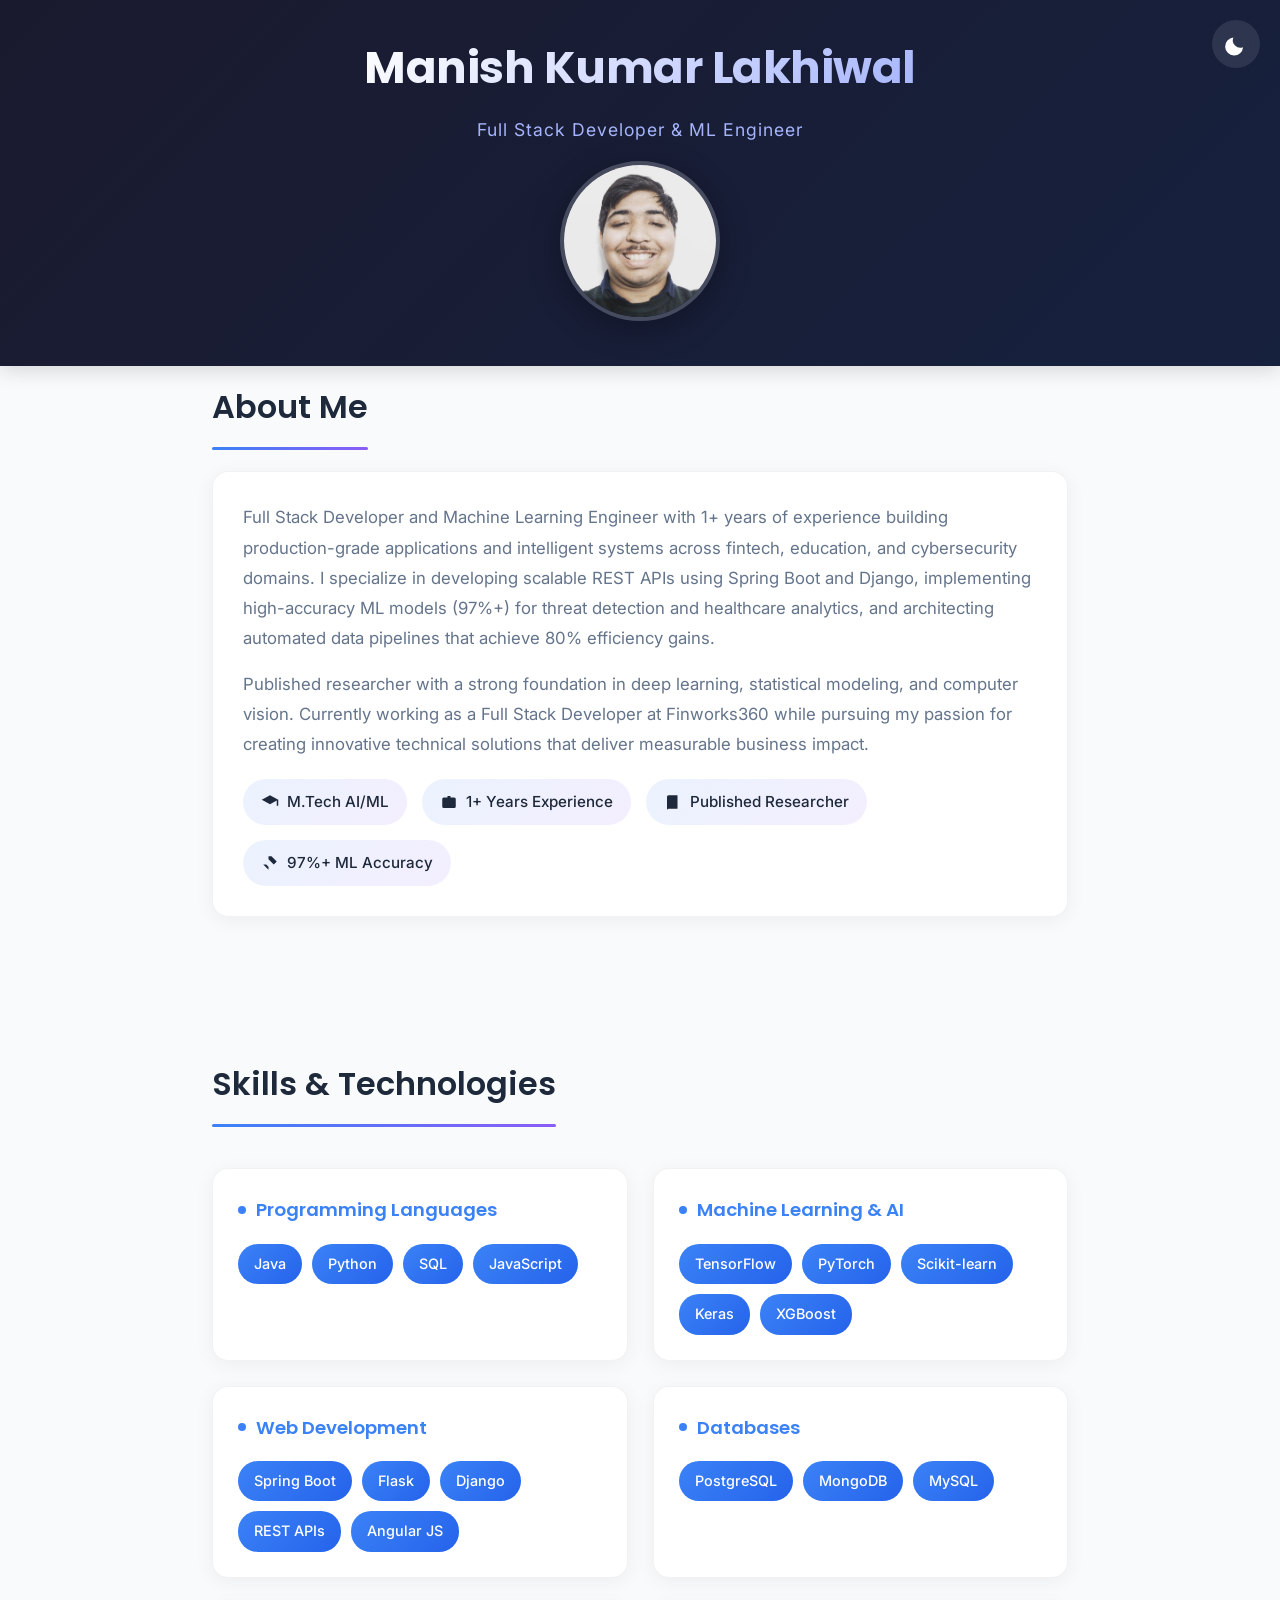
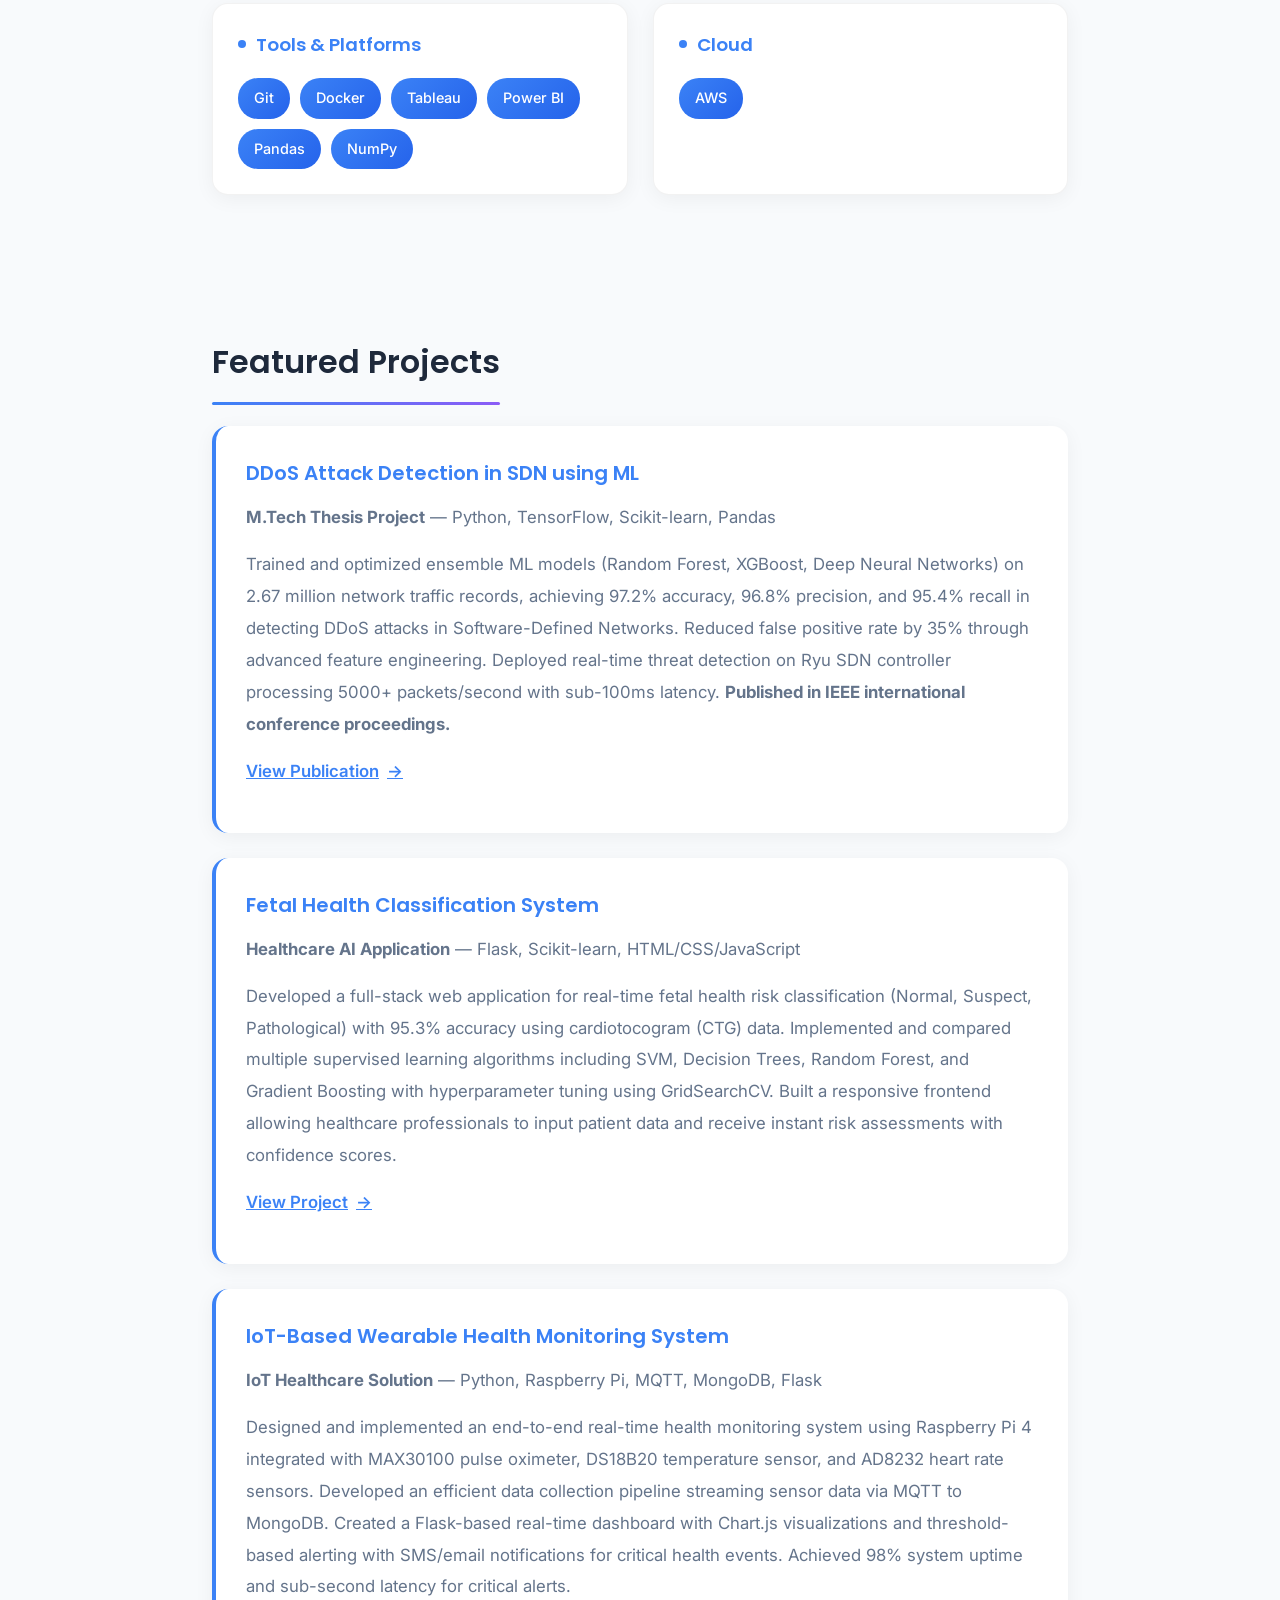
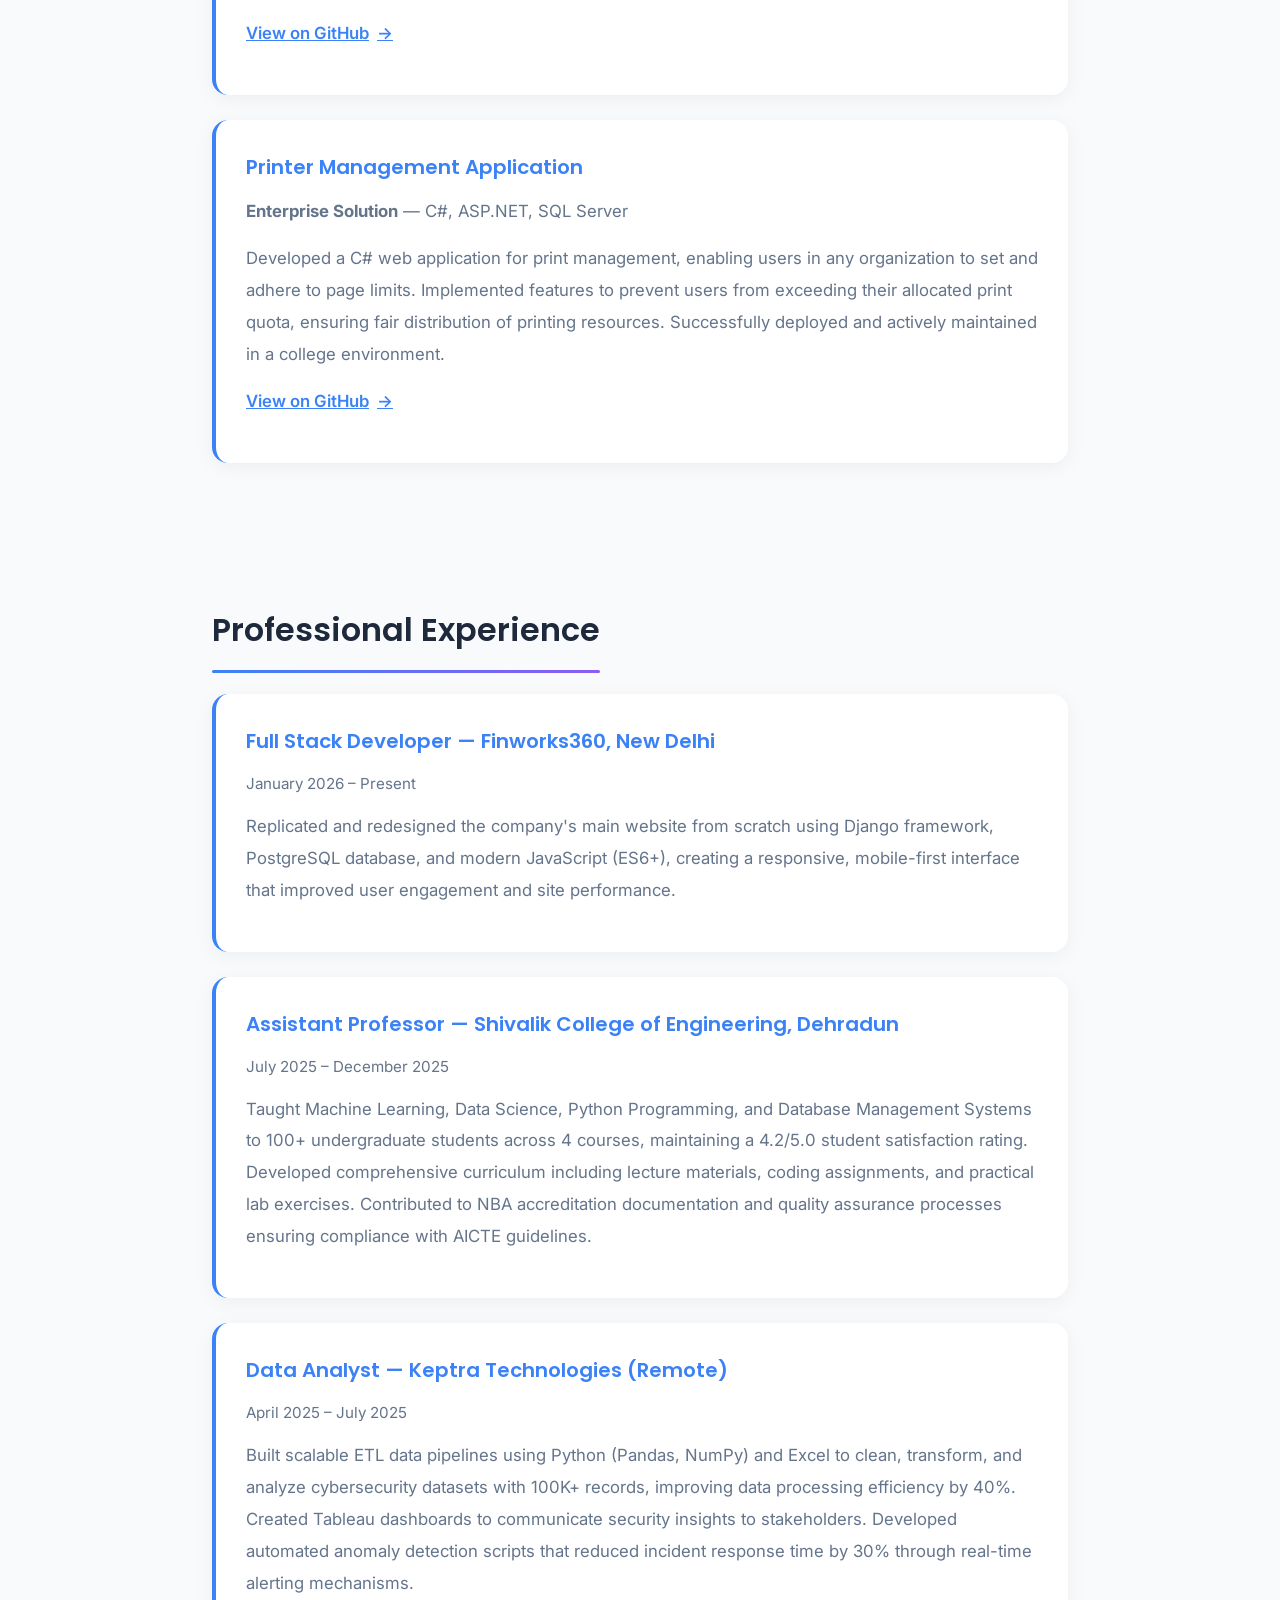
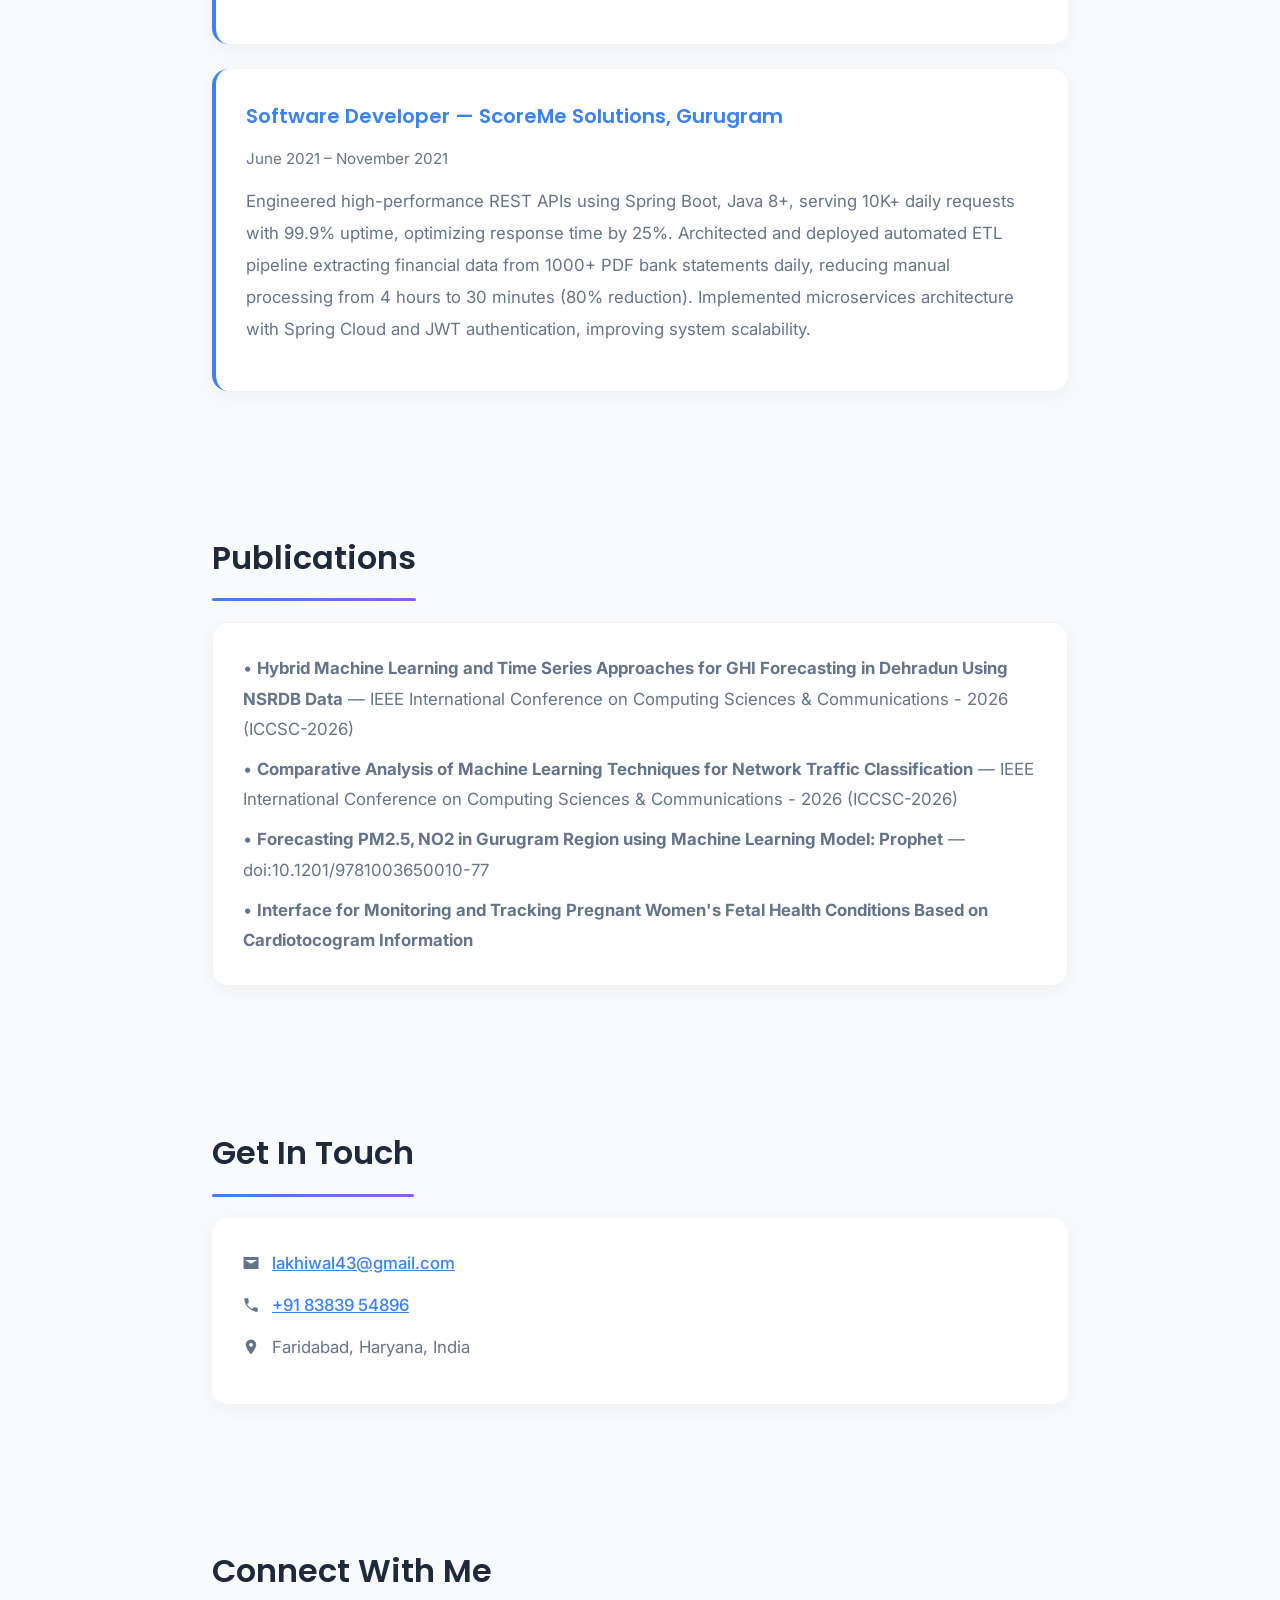
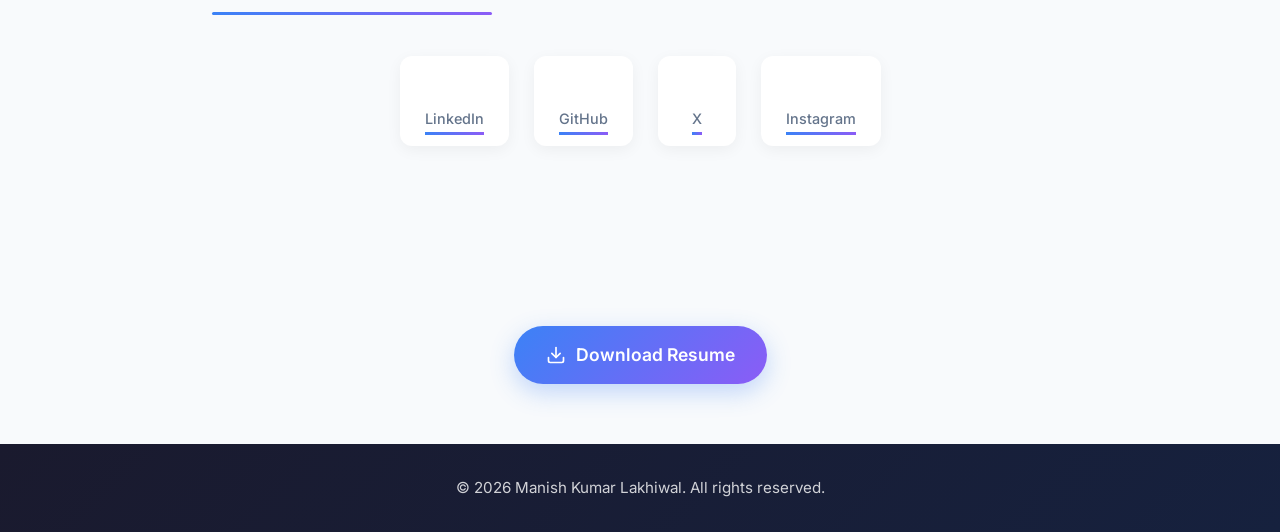
<file: index.html>
<!DOCTYPE html>
<html lang="en">

<head>
    <meta charset="UTF-8">
    <meta name="viewport" content="width=device-width, initial-scale=1.0">
    <meta name="description" content="Manish Kumar Lakhiwal - Full Stack Developer & ML Engineer. Expertise in Spring Boot, Python, Machine Learning, and building production-grade applications.">
    <title>Manish Kumar Lakhiwal | Full Stack Developer & ML Engineer</title>
    <link rel="preconnect" href="https://fonts.googleapis.com">
    <link rel="preconnect" href="https://fonts.gstatic.com" crossorigin>
    <link href="https://fonts.googleapis.com/css2?family=Inter:wght@300;400;500;600;700&family=Poppins:wght@400;500;600;700&display=swap" rel="stylesheet">
    <style>
        * {
            box-sizing: border-box;
            margin: 0;
            padding: 0;
        }

        :root {
            --primary: #3b82f6;
            --primary-dark: #2563eb;
            --secondary: #8b5cf6;
            --accent: #06b6d4;
            --text-primary: #1e293b;
            --text-secondary: #64748b;
            --bg-light: #f8fafc;
            --bg-dark: #0f172a;
            --card-bg: #ffffff;
            --gradient: linear-gradient(135deg, #1a1a2e 0%, #16213e 100%);
        }

        html {
            scroll-behavior: smooth;
        }

        body {
            font-family: 'Inter', -apple-system, BlinkMacSystemFont, sans-serif;
            background-color: var(--bg-light);
            color: var(--text-primary);
            line-height: 1.7;
            transition: background-color 0.5s ease, color 0.5s ease;
            overflow-x: hidden;
        }
		
        .loading-screen {
            position: fixed;
            top: 0;
            left: 0;
            width: 100%;
            height: 100%;
            background: var(--gradient);
            display: flex;
            flex-direction: column;
            justify-content: center;
            align-items: center;
            z-index: 10000;
            transition: opacity 0.5s ease, visibility 0.5s ease;
        }

        .loading-screen.hidden {
            opacity: 0;
            visibility: hidden;
        }

        .loader {
            width: 60px;
            height: 60px;
            border: 4px solid rgba(255, 255, 255, 0.1);
            border-top-color: #fff;
            border-radius: 50%;
            animation: spin 1s linear infinite;
        }

        .loading-text {
            color: #fff;
            margin-top: 20px;
            font-size: 1.1em;
            font-weight: 500;
            letter-spacing: 2px;
        }

        
        .loading-animations {
            display: flex;
            gap: 30px;
            margin-top: 30px;
            align-items: center;
            justify-content: center;
        }

        .loading-icon {
            width: 50px;
            height: 50px;
        }
        .gaming-icon {
            animation: gameBounce 1.5s ease-in-out infinite;
        }

        @keyframes gameBounce {
            0%, 100% { transform: translateY(0) scale(1); }
            25% { transform: translateY(-15px) scale(1.1); }
            50% { transform: translateY(0) scale(1); }
            75% { transform: translateY(-8px) scale(1.05); }
        }


        .code-icon {
            animation: codePulse 1.2s ease-in-out infinite;
        }

        .code-bracket {
            animation: bracketFlash 0.8s ease-in-out infinite alternate;
        }

        .code-bracket-right {
            animation-delay: 0.4s;
        }

        @keyframes codePulse {
            0%, 100% { transform: scale(1); opacity: 1; }
            50% { transform: scale(1.15); opacity: 0.8; }
        }

        @keyframes bracketFlash {
            0% { opacity: 0.4; }
            100% { opacity: 1; }
        }


        .football-icon {
            animation: footballSpin 2s linear infinite;
        }

        @keyframes footballSpin {
            0% { transform: rotate(0deg) translateY(0); }
            25% { transform: rotate(90deg) translateY(-10px); }
            50% { transform: rotate(180deg) translateY(0); }
            75% { transform: rotate(270deg) translateY(-10px); }
            100% { transform: rotate(360deg) translateY(0); }
        }

        @keyframes spin {
            to { transform: rotate(360deg); }
        }

        .container {
            width: 70%;
            max-width: 1200px;
            margin: 0 auto;
            padding: 20px;
            padding-top: 240px;
        }

       
        header {
            text-align: center;
            padding: 30px 0;
            background: var(--gradient);
            color: #fff;
            position: fixed;
            width: 100%;
            top: 0;
            left: 0;
            z-index: 1000;
            transition: all 0.4s cubic-bezier(0.4, 0, 0.2, 1);
            display: flex;
            flex-direction: column;
            justify-content: center;
            align-items: center;
            box-shadow: 0 4px 20px rgba(0, 0, 0, 0.15);
        }

        header.small {
            padding: 12px 0;
            background: rgba(26, 26, 46, 0.98);
            backdrop-filter: blur(10px);
        }

        header .profile-info {
            text-align: center;
        }

        header .profile-info h1 {
            margin: 0;
            font-family: 'Poppins', sans-serif;
            font-size: 2.8em;
            font-weight: 700;
            letter-spacing: -0.5px;
            transition: font-size 0.4s ease;
            background: linear-gradient(135deg, #fff 0%, #a5b4fc 100%);
            -webkit-background-clip: text;
            -webkit-text-fill-color: transparent;
            background-clip: text;
        }

        header.small .profile-info h1 {
            font-size: 1.6em;
        }

        header .profile-info .tagline {
            margin: 8px 0 0;
            font-size: 1.1em;
            font-weight: 400;
            color: #a5b4fc;
            letter-spacing: 1px;
            transition: font-size 0.4s ease;
        }

        header.small .profile-info .tagline {
            font-size: 0.85em;
        }

        header img {
            width: 160px;
            height: 160px;
            border-radius: 50%;
            margin: 15px 0;
            border: 4px solid rgba(255, 255, 255, 0.2);
            box-shadow: 0 8px 32px rgba(0, 0, 0, 0.3);
            transition: all 0.4s cubic-bezier(0.4, 0, 0.2, 1);
            object-fit: cover;
        }

        header.small img {
            width: 50px;
            height: 50px;
            margin: 5px 0;
        }

       
        #theme-toggle {
            background: rgba(255, 255, 255, 0.1);
            color: #fff;
            border: none;
            cursor: pointer;
            padding: 12px;
            border-radius: 50%;
            font-size: 1.2em;
            display: flex;
            align-items: center;
            justify-content: center;
            position: absolute;
            top: 20px;
            right: 20px;
            width: 48px;
            height: 48px;
            transition: all 0.3s ease;
            backdrop-filter: blur(10px);
        }

        #theme-toggle:hover {
            background: rgba(255, 255, 255, 0.2);
            transform: scale(1.1) rotate(15deg);
        }

        #theme-toggle svg {
            width: 24px;
            height: 24px;
        }

        
        section {
            margin: 120px 0;
            padding-top: 20px;
            opacity: 0;
			transform: translateY(60px) scale(0.98);
			transition: all 0.9s cubic-bezier(.17,.67,.3,1);
            
        }

        section.visible {
            opacity: 1;
            transform: translateY(0) scale(1);
        }

        h2 {
            font-family: 'Poppins', sans-serif;
            font-size: 2em;
            font-weight: 600;
            color: var(--text-primary);
            margin-bottom: 25px;
            position: relative;
            padding-bottom: 12px;
        }

        h2::after {
            content: '';
            position: absolute;
            bottom: 0;
            left: 0;
            width: 60px;
            height: 4px;
            background: linear-gradient(90deg, var(--primary) 0%, var(--secondary) 100%);
            border-radius: 2px;
        }

        h3 {
            font-family: 'Poppins', sans-serif;
            font-size: 1.3em;
            font-weight: 600;
            color: var(--primary);
            margin-bottom: 10px;
        }

        p {
            color: var(--text-secondary);
            font-size: 1.05em;
            line-height: 1.8;
        }

        
        .bio-content {
            background: var(--card-bg);
            padding: 30px;
            border-radius: 16px;
            box-shadow: 0 4px 20px rgba(0, 0, 0, 0.05);
            border: 1px solid rgba(0, 0, 0, 0.05);
        }

        .bio-highlights {
            display: flex;
            flex-wrap: wrap;
            gap: 15px;
            margin-top: 20px;
        }

        .bio-highlight {
            display: flex;
            align-items: center;
            gap: 8px;
            background: linear-gradient(135deg, rgba(59, 130, 246, 0.1) 0%, rgba(139, 92, 246, 0.1) 100%);
            padding: 10px 18px;
            border-radius: 25px;
            font-size: 0.95em;
            font-weight: 500;
            color: var(--text-primary);
        }

       
        .skills-container {
            display: grid;
            grid-template-columns: repeat(auto-fit, minmax(280px, 1fr));
            gap: 25px;
            margin-top: 20px;
        }

        .skill-category {
            background: var(--card-bg);
            padding: 25px;
            border-radius: 16px;
            box-shadow: 0 4px 20px rgba(0, 0, 0, 0.05);
            border: 1px solid rgba(0, 0, 0, 0.05);
            transition: transform 0.3s ease, box-shadow 0.3s ease;
        }

        .skill-category:hover {
            transform: translateY(-5px);
            box-shadow: 0 12px 30px rgba(0, 0, 0, 0.1);
        }

        .skill-category h3 {
            display: flex;
            align-items: center;
            gap: 10px;
            margin-bottom: 18px;
            font-size: 1.15em;
        }

        .skill-category h3::before {
            content: '';
            width: 8px;
            height: 8px;
            background: var(--primary);
            border-radius: 50%;
        }

        .skill-tags {
            display: flex;
            flex-wrap: wrap;
            gap: 10px;
        }

        .skill-tag {
            background: linear-gradient(135deg, var(--primary) 0%, var(--primary-dark) 100%);
            color: #fff;
            padding: 8px 16px;
            border-radius: 20px;
            font-size: 0.9em;
            font-weight: 500;
            transition: all 0.3s ease;
            cursor: default;
        }

        .skill-tag:hover {
            transform: translateY(-3px);
            box-shadow: 0 8px 20px rgba(59, 130, 246, 0.4);
        }

        
        .project {
            background: var(--card-bg);
            padding: 30px;
            border-radius: 16px;
            margin-bottom: 25px;
            box-shadow: 0 4px 20px rgba(0, 0, 0, 0.05);
            border-left: 4px solid var(--primary);
            transition: transform 0.3s ease, box-shadow 0.3s ease;
        }

        .project:hover {
            transform: translateX(5px);
            box-shadow: 0 8px 30px rgba(0, 0, 0, 0.1);
        }

        .project h3 {
            color: var(--primary);
            margin-bottom: 12px;
            font-size: 1.25em;
        }

        .project p {
            line-height: 1.9;
            margin-bottom: 15px;
        }

        .project a {
            color: var(--primary);
            font-weight: 600;
            display: inline-flex;
            align-items: center;
            gap: 8px;
            transition: all 0.3s ease;
        }

        .project a:hover {
            color: var(--primary-dark);
            gap: 12px;
        }

        .project a::after {
            content: '→';
            transition: transform 0.3s ease;
        }

        .project a:hover::after {
            transform: translateX(4px);
        }

 
        .contact-info {
            background: var(--card-bg);
            padding: 30px;
            border-radius: 16px;
            box-shadow: 0 4px 20px rgba(0, 0, 0, 0.05);
        }

        .contact-info p {
            margin-bottom: 12px;
            display: flex;
            align-items: center;
            gap: 12px;
        }

        .contact-info a {
            color: var(--primary);
            font-weight: 500;
            transition: color 0.3s ease;
        }

        .contact-info a:hover {
            color: var(--primary-dark);
            text-decoration: underline;
        }

       
        .social-links {
            display: flex;
            justify-content: center;
            flex-wrap: wrap;
            gap: 25px;
            margin-top: 20px;
        }

        .social-links a {
            display: flex;
            flex-direction: column;
            align-items: center;
            gap: 8px;
            padding: 15px 25px;
            background: var(--card-bg);
            border-radius: 12px;
            box-shadow: 0 4px 15px rgba(0, 0, 0, 0.05);
            transition: all 0.3s ease;
        }

        .social-links a:hover {
            transform: translateY(-5px);
            box-shadow: 0 12px 30px rgba(0, 0, 0, 0.1);
        }

        .social-links svg {
            width: 28px;
            height: 28px;
            transition: transform 0.3s ease;
        }

        .social-links a:hover svg {
            transform: scale(1.15);
        }

        .social-links a span {
            font-size: 0.9em;
            font-weight: 500;
            color: var(--text-secondary);
        }

        
        .download-resume {
            text-align: center;
            margin: 40px 0;
        }

        .download-resume a {
            background: linear-gradient(135deg, var(--primary) 0%, var(--secondary) 100%);
            color: #fff;
            padding: 14px 32px;
            border-radius: 30px;
            text-decoration: none;
            font-size: 1.1em;
            font-weight: 600;
            display: inline-flex;
            align-items: center;
            gap: 10px;
            transition: all 0.3s ease;
            box-shadow: 0 8px 25px rgba(59, 130, 246, 0.3);
        }

        .download-resume a:hover {
            transform: translateY(-3px);
            box-shadow: 0 12px 35px rgba(59, 130, 246, 0.4);
        }

        
        footer {
            text-align: center;
            padding: 30px 0;
            background: var(--gradient);
            color: #fff;
            margin-top: 60px;
        }

        footer p {
            color: rgba(255, 255, 255, 0.8);
            font-size: 0.95em;
        }

       
        .dark-mode {
            --text-primary: #e2e8f0;
            --text-secondary: #94a3b8;
            --bg-light: #0f172a;
            --card-bg: #1e293b;
        }

        .dark-mode header {
            background: linear-gradient(135deg, #0f172a 0%, #1e293b 100%);
        }

        .dark-mode .skill-category,
        .dark-mode .project,
        .dark-mode .bio-content,
        .dark-mode .contact-info,
        .dark-mode .social-links a {
            background: #1e293b;
            border-color: rgba(255, 255, 255, 0.05);
        }

        .dark-mode .bio-highlight {
            background: linear-gradient(135deg, rgba(59, 130, 246, 0.15) 0%, rgba(139, 92, 246, 0.15) 100%);
        }


        @media (max-width: 1024px) {
            .container {
                width: 85%;
            }

            header .profile-info h1 {
                font-size: 2.2em;
            }
        }

        @media (max-width: 768px) {
            .container {
                width: 92%;
                padding-top: 200px;
            }

            header .profile-info h1 {
                font-size: 1.8em;
            }

            header .profile-info .tagline {
                font-size: 0.95em;
            }

            header img {
                width: 120px;
                height: 120px;
            }

            header.small img {
                width: 45px;
                height: 45px;
            }

            h2 {
                font-size: 1.6em;
            }

            .skills-container {
                grid-template-columns: 1fr;
            }

            .social-links {
                gap: 15px;
            }

            .social-links a {
                padding: 12px 20px;
            }

            .bio-highlights {
                justify-content: center;
            }

            #theme-toggle {
                top: 10px;
                right: 10px;
                width: 42px;
                height: 42px;
            }
        }

        @media (max-width: 480px) {
            .container {
                width: 95%;
                padding: 15px;
                padding-top: 170px;
            }

            header {
                padding: 20px 0;
            }

            header .profile-info h1 {
                font-size: 1.5em;
            }

            header .profile-info .tagline {
                font-size: 0.8em;
            }

            header img {
                width: 90px;
                height: 90px;
            }

            header.small img {
                width: 38px;
                height: 38px;
            }

            h2 {
                font-size: 1.4em;
            }

            .social-links {
                flex-direction: row;
                flex-wrap: wrap;
                justify-content: center;
            }

            .social-links a {
                flex-direction: row;
                padding: 10px 15px;
                gap: 8px;
            }

            .bio-highlight {
                font-size: 0.85em;
                padding: 8px 14px;
            }

            .skill-tag {
                font-size: 0.85em;
                padding: 6px 12px;
            }

            .download-resume a {
                padding: 12px 24px;
                font-size: 1em;
            }

            .project {
                padding: 20px;
            }
        }


        .scroll-progress {
            position: fixed;
            top: 0;
            left: 0;
            width: 0%;
            height: 3px;
            background: linear-gradient(90deg, var(--primary) 0%, var(--secondary) 100%);
            z-index: 10001;
            transition: width 0.1s ease;
        }
		.icon {
    width: 18px;
    height: 18px;
    display: inline-flex;
    align-items: center;
    justify-content: center;
    margin-right: 6px;
}

.bio-highlight svg,
.contact-info svg {
    width: 18px;
    height: 18px;
    flex-shrink: 0;
}


.social-links a svg {
    transition: transform 0.35s ease, filter 0.35s ease;
}

.social-links a {
    position: relative;
    overflow: hidden;
	text-decoration: none;
}

.social-links a::before {
    content: "";
    position: absolute;
    inset: 0;
    background: radial-gradient(circle at center, rgba(59,130,246,0.25), transparent 70%);
    opacity: 0;
    transition: opacity 0.3s ease;
}

.social-links a:hover::before {
    opacity: 1;
}

.social-links a:hover svg {
    transform: scale(1.15) translateY(-1.67px);
    filter: drop-shadow(0 0 8px rgba(59,130,246,0.6));
}


@keyframes iconBounce {
    0% { transform: scale(1); }
    50% { transform: scale(1.25) translateY(-3px); }
    100% { transform: scale(1.15) translateY(-2px); }
}

.social-links a:hover svg {
    animation: iconBounce 0.35s ease forwards;
}



.social-links a:hover #linkedin { color: #0a66c2; }
.social-links a:hover #github { color: #171515; }
.social-links a:hover #twitter { color: #1da1f2; }
.social-links a:hover #instagram { color: #e1306c; }



.underline-reveal {
    position: relative;
    display: inline-block;
}

.underline-reveal::after {
    content: "";
    position: absolute;
    left: 0;
    bottom: -4px;
    width: 0%;
    height: 3px;
    background: linear-gradient(90deg, var(--primary), var(--secondary));
    transition: width 0.4s ease;
}

.underline-reveal:hover::after,
section.visible .underline-reveal::after {
    width: 100%;
}


.social-links svg path {
    stroke: currentColor;
    stroke-width: 0.67;

    fill: transparent;
    stroke-dasharray: 350;
    stroke-dashoffset: 350;

    transition:
        stroke-dashoffset 0.8s cubic-bezier(.65,.05,.36,1),
        fill 0.25s ease 0.45s;
}

.social-links a:hover svg path {
    stroke-dashoffset: 0;
    fill: currentColor;
}

.social-links a:not(:hover) svg path {
    fill: transparent;
    transition:
        stroke-dashoffset 0.7s cubic-bezier(.65,.05,.36,1),
        fill 0.15s ease;
}


    </style>
<base target="_blank">
</head>

<body>
    <!-- Loading Screen -->
    <div class="loading-screen" id="loading-screen">
        <div class="loader"></div>
        <div class="loading-text">LOADING PORTFOLIO</div>
        
        <!-- Gaming, Coding, Football Animations -->
        <div class="loading-animations">
            <!-- Gaming Controller -->
            <svg class="loading-icon gaming-icon" viewBox="0 0 64 64" fill="none" xmlns="http://www.w3.org/2000/svg">
                <!-- Controller Body -->
                <rect x="8" y="20" width="48" height="28" rx="12" fill="#6366f1" stroke="#fff" stroke-width="2"/>
                <!-- Left Buttons -->
                <circle cx="20" cy="34" r="3" fill="#fff"/>
                <circle cx="28" cy="34" r="3" fill="#fff"/>
                <!-- D-Pad -->
                <rect x="38" y="30" width="10" height="3" rx="1" fill="#fff"/>
                <rect x="41.5" y="26.5" width="3" height="10" rx="1" fill="#fff"/>
                <!-- Joysticks -->
                <circle cx="18" cy="38" r="5" fill="#1e1b4b" stroke="#fff" stroke-width="1.5"/>
                <circle cx="46" cy="38" r="5" fill="#1e1b4b" stroke="#fff" stroke-width="1.5"/>
                <!-- Start/Select -->
                <rect x="30" y="40" width="4" height="2" rx="1" fill="#a5b4fc"/>
            </svg>

            <!-- Code Brackets -->
            <svg class="loading-icon code-icon" viewBox="0 0 64 64" fill="none" xmlns="http://www.w3.org/2000/svg">
                <!-- Left Bracket -->
                <path class="code-bracket" d="M22 16L12 32L22 48" stroke="#10b981" stroke-width="4" stroke-linecap="round" stroke-linejoin="round" fill="none"/>
                <!-- Slash -->
                <line x1="28" y1="48" x2="36" y2="16" stroke="#34d399" stroke-width="4" stroke-linecap="round"/>
                <!-- Right Bracket -->
                <path class="code-bracket code-bracket-right" d="M42 16L52 32L42 48" stroke="#10b981" stroke-width="4" stroke-linecap="round" stroke-linejoin="round" fill="none"/>
            </svg>

            <!-- Football -->
            <svg class="loading-icon football-icon" viewBox="0 0 64 64" fill="none" xmlns="http://www.w3.org/2000/svg">
                <!-- Ball -->
                <circle cx="32" cy="32" r="24" fill="#fff" stroke="#1f2937" stroke-width="2"/>
                <!-- Pentagon Pattern -->
                <path d="M32 14L42 22L38 36L26 36L22 22Z" fill="#1f2937"/>
                <!-- Connecting Lines -->
                <line x1="32" y1="14" x2="32" y2="8" stroke="#1f2937" stroke-width="2"/>
                <line x1="42" y1="22" x2="50" y2="18" stroke="#1f2937" stroke-width="2"/>
                <line x1="38" y1="36" x2="44" y2="46" stroke="#1f2937" stroke-width="2"/>
                <line x1="26" y1="36" x2="20" y2="46" stroke="#1f2937" stroke-width="2"/>
                <line x1="22" y1="22" x2="14" y2="18" stroke="#1f2937" stroke-width="2"/>
                <!-- Additional pattern lines -->
                <line x1="32" y1="36" x2="32" y2="56" stroke="#1f2937" stroke-width="2"/>
                <line x1="22" y1="22" x2="8" y2="28" stroke="#1f2937" stroke-width="2"/>
                <line x1="42" y1="22" x2="56" y2="28" stroke="#1f2937" stroke-width="2"/>
            </svg>
        </div>
    </div>

    <!-- Scroll Progress Bar -->
    <div class="scroll-progress" id="scroll-progress"></div>

    <header>
        <div class="profile-info">
            <h1>Manish Kumar Lakhiwal</h1>
            <p class="tagline">Full Stack Developer & ML Engineer</p>
        </div>
        <img src="images/profile.jpeg" alt="Manish Kumar Lakhiwal Profile Picture">
        <button id="theme-toggle" onclick="toggleTheme()" aria-label="Toggle dark/light mode">
            <svg id="dark-icon" xmlns="http://www.w3.org/2000/svg" viewBox="0 0 24 24" fill="currentColor">
                <path d="M9.37 5.51a7.5 7.5 0 0 0 9.72 9.72 9 9 0 1 1-9.72-9.72z" />
            </svg>
            <svg id="light-icon" xmlns="http://www.w3.org/2000/svg" viewBox="0 0 24 24" fill="currentColor" style="display: none;">
                <circle cx="12" cy="12" r="5" />
                <line stroke="currentColor" stroke-width="2" stroke-linecap="round" x1="12" y1="1" x2="12" y2="4" />
                <line stroke="currentColor" stroke-width="2" stroke-linecap="round" x1="12" y1="20" x2="12" y2="23" />
                <line stroke="currentColor" stroke-width="2" stroke-linecap="round" x1="4" y1="12" x2="1" y2="12" />
                <line stroke="currentColor" stroke-width="2" stroke-linecap="round" x1="20" y1="12" x2="23" y2="12" />
                <line stroke="currentColor" stroke-width="2" stroke-linecap="round" x1="5.5" y1="5.5" x2="3.5" y2="3.5" />
                <line stroke="currentColor" stroke-width="2" stroke-linecap="round" x1="18.5" y1="18.5" x2="20.5" y2="20.5" />
                <line stroke="currentColor" stroke-width="2" stroke-linecap="round" x1="5.5" y1="18.5" x2="3.5" y2="20.5" />
                <line stroke="currentColor" stroke-width="2" stroke-linecap="round" x1="18.5" y1="5.5" x2="20.5" y2="3.5" />
            </svg>
        </button>
    </header>

    <div class="container">
        <!-- Biography Section -->
        <section id="biography">
            <h2 class="underline-reveal">About Me</h2>
            <div class="bio-content">
                <p>Full Stack Developer and Machine Learning Engineer with 1+ years of experience building production-grade applications and intelligent systems across fintech, education, and cybersecurity domains. I specialize in developing scalable REST APIs using Spring Boot and Django, implementing high-accuracy ML models (97%+) for threat detection and healthcare analytics, and architecting automated data pipelines that achieve 80% efficiency gains.</p>
                <p style="margin-top: 15px;">Published researcher with a strong foundation in deep learning, statistical modeling, and computer vision. Currently working as a Full Stack Developer at Finworks360 while pursuing my passion for creating innovative technical solutions that deliver measurable business impact.</p>
                <div class="bio-highlights">

    <span class="bio-highlight">
        <!-- Graduation -->
        <svg viewBox="0 0 24 24" fill="currentColor">
            <path d="M12 3L1 9l11 6 9-4.91V17h2V9L12 3z"/>
        </svg>
        M.Tech AI/ML
    </span>

    <span class="bio-highlight">
        <!-- Briefcase -->
        <svg viewBox="0 0 24 24" fill="currentColor">
            <path d="M10 4h4v2h5a2 2 0 0 1 2 2v10a2 2 0 0 1-2 2H5a2 2 0 0 1-2-2V8a2 2 0 0 1 2-2h5V4z"/>
        </svg>
        1+ Years Experience
    </span>

    <span class="bio-highlight">
        <!-- Book -->
        <svg viewBox="0 0 24 24" fill="currentColor">
            <path d="M4 5a2 2 0 0 1 2-2h12v18H6a2 2 0 0 0-2 2V5z"/>
        </svg>
        Published Researcher
    </span>

    <span class="bio-highlight">
        <!-- Rocket -->
        <svg viewBox="0 0 24 24" fill="currentColor">
            <path d="M14 3l7 7-4 4-7-7V3zM3 14l7 7v-4l-3-3H3z"/>
        </svg>
        97%+ ML Accuracy
    </span>

</div>

            </div>
        </section>

        <!-- Skills Section -->
        <section id="skills">
            <h2 class="underline-reveal">Skills & Technologies</h2>
            <div class="skills-container">
                <div class="skill-category">
                    <h3>Programming Languages</h3>
                    <div class="skill-tags">
                        <span class="skill-tag">Java</span>
                        <span class="skill-tag">Python</span>
                        <span class="skill-tag">SQL</span>
                        <span class="skill-tag">JavaScript</span>
                    </div>
                </div>
                <div class="skill-category">
                    <h3>Machine Learning & AI</h3>
                    <div class="skill-tags">
                        <span class="skill-tag">TensorFlow</span>
                        <span class="skill-tag">PyTorch</span>
                        <span class="skill-tag">Scikit-learn</span>
                        <span class="skill-tag">Keras</span>
                        <span class="skill-tag">XGBoost</span>
                    </div>
                </div>
                <div class="skill-category">
                    <h3>Web Development</h3>
                    <div class="skill-tags">
                        <span class="skill-tag">Spring Boot</span>
                        <span class="skill-tag">Flask</span>
                        <span class="skill-tag">Django</span>
                        <span class="skill-tag">REST APIs</span>
                        <span class="skill-tag">Angular JS</span>
                    </div>
                </div>
                <div class="skill-category">
                    <h3>Databases</h3>
                    <div class="skill-tags">
                        <span class="skill-tag">PostgreSQL</span>
                        <span class="skill-tag">MongoDB</span>
                        <span class="skill-tag">MySQL</span>
                    </div>
                </div>
                <div class="skill-category">
                    <h3>Tools & Platforms</h3>
                    <div class="skill-tags">
                        <span class="skill-tag">Git</span>
                        <span class="skill-tag">Docker</span>
                        <span class="skill-tag">Tableau</span>
                        <span class="skill-tag">Power BI</span>
                        <span class="skill-tag">Pandas</span>
                        <span class="skill-tag">NumPy</span>
                    </div>
                </div>
                <div class="skill-category">
                    <h3>Cloud</h3>
                    <div class="skill-tags">
                        <span class="skill-tag">AWS</span>
                    </div>
                </div>
            </div>
        </section>

        <!-- Projects Section -->
        <section id="projects">
            <h2 class="underline-reveal">Featured Projects</h2>
            
            <div class="project">
                <h3>DDoS Attack Detection in SDN using ML</h3>
                <p><strong>M.Tech Thesis Project</strong> — Python, TensorFlow, Scikit-learn, Pandas</p>
                <p>Trained and optimized ensemble ML models (Random Forest, XGBoost, Deep Neural Networks) on 2.67 million network traffic records, achieving 97.2% accuracy, 96.8% precision, and 95.4% recall in detecting DDoS attacks in Software-Defined Networks. Reduced false positive rate by 35% through advanced feature engineering. Deployed real-time threat detection on Ryu SDN controller processing 5000+ packets/second with sub-100ms latency. <strong>Published in IEEE international conference proceedings.</strong></p>
                <p><a href="#">View Publication</a></p>
            </div>

            <div class="project">
                <h3>Fetal Health Classification System</h3>
                <p><strong>Healthcare AI Application</strong> — Flask, Scikit-learn, HTML/CSS/JavaScript</p>
                <p>Developed a full-stack web application for real-time fetal health risk classification (Normal, Suspect, Pathological) with 95.3% accuracy using cardiotocogram (CTG) data. Implemented and compared multiple supervised learning algorithms including SVM, Decision Trees, Random Forest, and Gradient Boosting with hyperparameter tuning using GridSearchCV. Built a responsive frontend allowing healthcare professionals to input patient data and receive instant risk assessments with confidence scores.</p>
                <p><a href="#">View Project</a></p>
            </div>

            <div class="project">
                <h3>IoT-Based Wearable Health Monitoring System</h3>
                <p><strong>IoT Healthcare Solution</strong> — Python, Raspberry Pi, MQTT, MongoDB, Flask</p>
                <p>Designed and implemented an end-to-end real-time health monitoring system using Raspberry Pi 4 integrated with MAX30100 pulse oximeter, DS18B20 temperature sensor, and AD8232 heart rate sensors. Developed an efficient data collection pipeline streaming sensor data via MQTT to MongoDB. Created a Flask-based real-time dashboard with Chart.js visualizations and threshold-based alerting with SMS/email notifications for critical health events. Achieved 98% system uptime and sub-second latency for critical alerts.</p>
                <p><a href="https://github.com/LAKHIWAL/VITAL-MONITORING-SYSTEM" target="_blank">View on GitHub</a></p>
            </div>

            <div class="project">
                <h3>Printer Management Application</h3>
                <p><strong>Enterprise Solution</strong> — C#, ASP.NET, SQL Server</p>
                <p>Developed a C# web application for print management, enabling users in any organization to set and adhere to page limits. Implemented features to prevent users from exceeding their allocated print quota, ensuring fair distribution of printing resources. Successfully deployed and actively maintained in a college environment.</p>
                <p><a href="https://github.com/LAKHIWAL/PRINTER-APPLICATION" target="_blank">View on GitHub</a></p>
            </div>
        </section>

        <!-- Experience Section -->
        <section id="experience">
            <h2 class="underline-reveal">Professional Experience</h2>
            
            <div class="project">
                <h3>Full Stack Developer — Finworks360, New Delhi</h3>
                <p style="color: var(--text-secondary); font-size: 0.95em; margin-bottom: 12px;">January 2026 – Present</p>
                <p>Replicated and redesigned the company's main website from scratch using Django framework, PostgreSQL database, and modern JavaScript (ES6+), creating a responsive, mobile-first interface that improved user engagement and site performance.</p>
            </div>

            <div class="project">
                <h3>Assistant Professor — Shivalik College of Engineering, Dehradun</h3>
                <p style="color: var(--text-secondary); font-size: 0.95em; margin-bottom: 12px;">July 2025 – December 2025</p>
                <p>Taught Machine Learning, Data Science, Python Programming, and Database Management Systems to 100+ undergraduate students across 4 courses, maintaining a 4.2/5.0 student satisfaction rating. Developed comprehensive curriculum including lecture materials, coding assignments, and practical lab exercises. Contributed to NBA accreditation documentation and quality assurance processes ensuring compliance with AICTE guidelines.</p>
            </div>

            <div class="project">
                <h3>Data Analyst — Keptra Technologies (Remote)</h3>
                <p style="color: var(--text-secondary); font-size: 0.95em; margin-bottom: 12px;">April 2025 – July 2025</p>
                <p>Built scalable ETL data pipelines using Python (Pandas, NumPy) and Excel to clean, transform, and analyze cybersecurity datasets with 100K+ records, improving data processing efficiency by 40%. Created Tableau dashboards to communicate security insights to stakeholders. Developed automated anomaly detection scripts that reduced incident response time by 30% through real-time alerting mechanisms.</p>
            </div>

            <div class="project">
                <h3>Software Developer — ScoreMe Solutions, Gurugram</h3>
                <p style="color: var(--text-secondary); font-size: 0.95em; margin-bottom: 12px;">June 2021 – November 2021</p>
                <p>Engineered high-performance REST APIs using Spring Boot, Java 8+, serving 10K+ daily requests with 99.9% uptime, optimizing response time by 25%. Architected and deployed automated ETL pipeline extracting financial data from 1000+ PDF bank statements daily, reducing manual processing from 4 hours to 30 minutes (80% reduction). Implemented microservices architecture with Spring Cloud and JWT authentication, improving system scalability.</p>
            </div>
        </section>

        <!-- Publications Section -->
        <section id="publications">
            <h2 class="underline-reveal">Publications</h2>
            <div class="bio-content">
                <p>• <strong>Hybrid Machine Learning and Time Series Approaches for GHI Forecasting in Dehradun Using NSRDB Data</strong> — IEEE International Conference on Computing Sciences & Communications - 2026 (ICCSC-2026)</p>
                <p style="margin-top: 10px;">• <strong>Comparative Analysis of Machine Learning Techniques for Network Traffic Classification</strong> — IEEE International Conference on Computing Sciences & Communications - 2026 (ICCSC-2026)</p>
                <p style="margin-top: 10px;">• <strong>Forecasting PM2.5, NO2 in Gurugram Region using Machine Learning Model: Prophet</strong> — doi:10.1201/9781003650010-77</p>
                <p style="margin-top: 10px;">• <strong>Interface for Monitoring and Tracking Pregnant Women's Fetal Health Conditions Based on Cardiotocogram Information</strong></p>
            </div>
        </section>

        <!-- Contact Section -->
        <section id="contact">
            <h2 class="underline-reveal">Get In Touch</h2>
            <div class="contact-info">

    <p>
        <!-- Email -->
        <svg viewBox="0 0 24 24" fill="currentColor">
            <path d="M2 4h20v16H2V4zm10 9l8-5H4l8 5z"/>
        </svg>
        <a href="mailto:lakhiwal43@gmail.com">lakhiwal43@gmail.com</a>
    </p>

    <p>
        <!-- Phone -->
        <svg viewBox="0 0 24 24" fill="currentColor">
            <path d="M6.6 10.8a15.1 15.1 0 0 0 6.6 6.6l2.2-2.2a1 1 0 0 1 1-.2 11.7 11.7 0 0 0 3.7.6 1 1 0 0 1 1 1v3.5a1 1 0 0 1-1 1A19 19 0 0 1 3 4a1 1 0 0 1 1-1H7.5a1 1 0 0 1 1 1 11.7 11.7 0 0 0 .6 3.7 1 1 0 0 1-.2 1l-2.3 2.1z"/>
        </svg>
        <a href="tel:+918383954896">+91 83839 54896</a>
    </p>

    <p>
        <!-- Location -->
        <svg viewBox="0 0 24 24" fill="currentColor">
            <path d="M12 2a7 7 0 0 0-7 7c0 5 7 13 7 13s7-8 7-13a7 7 0 0 0-7-7zm0 9.5a2.5 2.5 0 1 1 0-5 2.5 2.5 0 0 1 0 5z"/>
        </svg>
        Faridabad, Haryana, India
    </p>

</div>

        </section>

        <!-- Social Media Section -->
        <section id="social-media">
            <h2 class="underline-reveal">Connect With Me</h2>
            <div class="social-links">
                <a href="https://www.linkedin.com/in/manish-lakhiwal/" target="_blank">
                    <svg id="linkedin" xmlns="http://www.w3.org/2000/svg" viewBox="0 0 24 24" width="28" height="28" fill="currentColor">
<svg id="linkedin" viewBox="0 0 24 24" fill="currentColor">
<path d="M4 3a2 2 0 1 1 0 4 2 2 0 0 1 0-4zm0 6h4v12H4zM10 9h4v1.7c.6-1 2-2 4-2 3 0 5 2 5 6v6h-4v-5c0-2-1-3-2.5-3S14 14 14 16v5h-4z"/>
</svg>

                    <span class="underline-reveal">LinkedIn</span>
                </a>

                <a href="https://github.com/Lakhiwal" target="_blank">
                    <svg id="github" viewBox="0 0 24 24" fill="currentColor">
<path d="M12 .5A12 12 0 0 0 0 12.7c0 5.4 3.4 10 8.2 11.6.6.1.8-.2.8-.5v-2c-3.3.7-4-1.5-4-1.5-.5-1.3-1.3-1.7-1.3-1.7-1-.7.1-.7.1-.7 1.1.1 1.7 1.1 1.7 1.1 1 .1 2.7.8 3.3 1.3.1-.7.4-1.2.8-1.5-2.6-.3-5.3-1.4-5.3-6 0-1.3.4-2.3 1.1-3.1-.1-.3-.5-1.6.1-3.3 0 0 .9-.3 3 1.1a10 10 0 0 1 5.5 0c2.1-1.4 3-1.1 3-1.1.6 1.7.2 3 .1 3.3.7.8 1.1 1.8 1.1 3.1 0 4.6-2.8 5.7-5.4 6 .4.4.9 1.2.9 2.4v3.6c0 .3.2.6.8.5A12 12 0 0 0 24 12.7 12 12 0 0 0 12 .5z"/>
</svg>

                    <span class="underline-reveal">GitHub</span>
                </a>

                <a href="https://x.com/lakhiwal43" target="_blank">
                    <svg id="twitter" viewBox="0 0 24 24" fill="currentColor">
<path d="M18 2h3l-7 8 8 12h-6l-5-7-6 7H2l7-8-8-12h6l5 7z"/>
</svg>

                    <span class="underline-reveal">X</span>
                </a>

                <a href="https://www.instagram.com/manishlakhiwal10/" target="_blank">
                    <svg id="instagram" viewBox="0 0 24 24" fill="currentColor">
<path d="M7 2h10a5 5 0 0 1 5 5v10a5 5 0 0 1-5 5H7a5 5 0 0 1-5-5V7a5 5 0 0 1 5-5zm5 5a5 5 0 1 0 0 10 5 5 0 0 0 0-10zm6-1a1 1 0 1 0 0 2 1 1 0 0 0 0-2z"/>
</svg>

                    <span class="underline-reveal">Instagram</span>
                </a>
            </div>
        </section>
    </div>

    <div class="download-resume">
        <a href="https://drive.google.com/file/d/1AF800ic_2XI7tL4_-fiR-v6oI3zbHhq-/view?usp=sharing" target="_blank" download>
            <svg xmlns="http://www.w3.org/2000/svg" width="20" height="20" viewBox="0 0 24 24" fill="none" stroke="currentColor" stroke-width="2" stroke-linecap="round" stroke-linejoin="round">
                <path d="M21 15v4a2 2 0 0 1-2 2H5a2 2 0 0 1-2-2v-4"></path>
                <polyline points="7 10 12 15 17 10"></polyline>
                <line x1="12" y1="15" x2="12" y2="3"></line>
            </svg>
            Download Resume
        </a>
    </div>

    <footer>
        <p>&copy; 2026 Manish Kumar Lakhiwal. All rights reserved.</p>
    </footer>

    <script>
        // Loading Screen
        window.addEventListener('load', () => {
            setTimeout(() => {
                document.getElementById('loading-screen').classList.add('hidden');
            }, 800);
        });

        // Scroll Progress Bar
        window.addEventListener('scroll', () => {
            const scrollTop = document.documentElement.scrollTop || document.body.scrollTop;
            const scrollHeight = document.documentElement.scrollHeight - document.documentElement.clientHeight;
            const scrolled = (scrollTop / scrollHeight) * 100;
            document.getElementById('scroll-progress').style.width = scrolled + '%';
        });

        // Header shrink on scroll
        const header = document.querySelector('header');
        const profileImage = document.querySelector('header img');

        window.addEventListener('scroll', () => {
            if (window.scrollY > 50) {
                header.classList.add('small');
                profileImage.style.width = '60px';
                profileImage.style.height = '60px';
                profileImage.style.margin = '5px 0';
            } else {
                header.classList.remove('small');
                profileImage.style.width = '160px';
                profileImage.style.height = '160px';
                profileImage.style.margin = '15px 0';
            }
        });

        // Scroll Animations - Intersection Observer
        const observerOptions = {
            root: null,
            rootMargin: '0px',
            threshold: 0.1
        };

        const observer = new IntersectionObserver((entries) => {
            entries.forEach(entry => {
                if (entry.isIntersecting) {
                    entry.target.classList.add('visible');
                }
            });
        }, observerOptions);

        document.querySelectorAll('section').forEach(section => {
            observer.observe(section);
        });

        // Theme Toggle
        function toggleTheme() {
            const isDark = document.body.classList.contains('dark-mode');
            
            if (isDark) {
                document.body.classList.remove('dark-mode');
                document.body.classList.add('light-mode');
                document.getElementById('dark-icon').style.display = 'block';
                document.getElementById('light-icon').style.display = 'none';
            } else {
                document.body.classList.remove('light-mode');
                document.body.classList.add('dark-mode');
                document.getElementById('dark-icon').style.display = 'none';
                document.getElementById('light-icon').style.display = 'block';
            }
        }

        // Initialize - check system preference
        if (window.matchMedia && window.matchMedia('(prefers-color-scheme: dark)').matches) {
            document.body.classList.add('dark-mode');
            document.getElementById('dark-icon').style.display = 'none';
            document.getElementById('light-icon').style.display = 'block';
        }
		document.querySelectorAll('section').forEach((section, i) => {
    section.style.transitionDelay = `${i * 0.08}s`;
});

    </script>
</body>

</html>
</file>
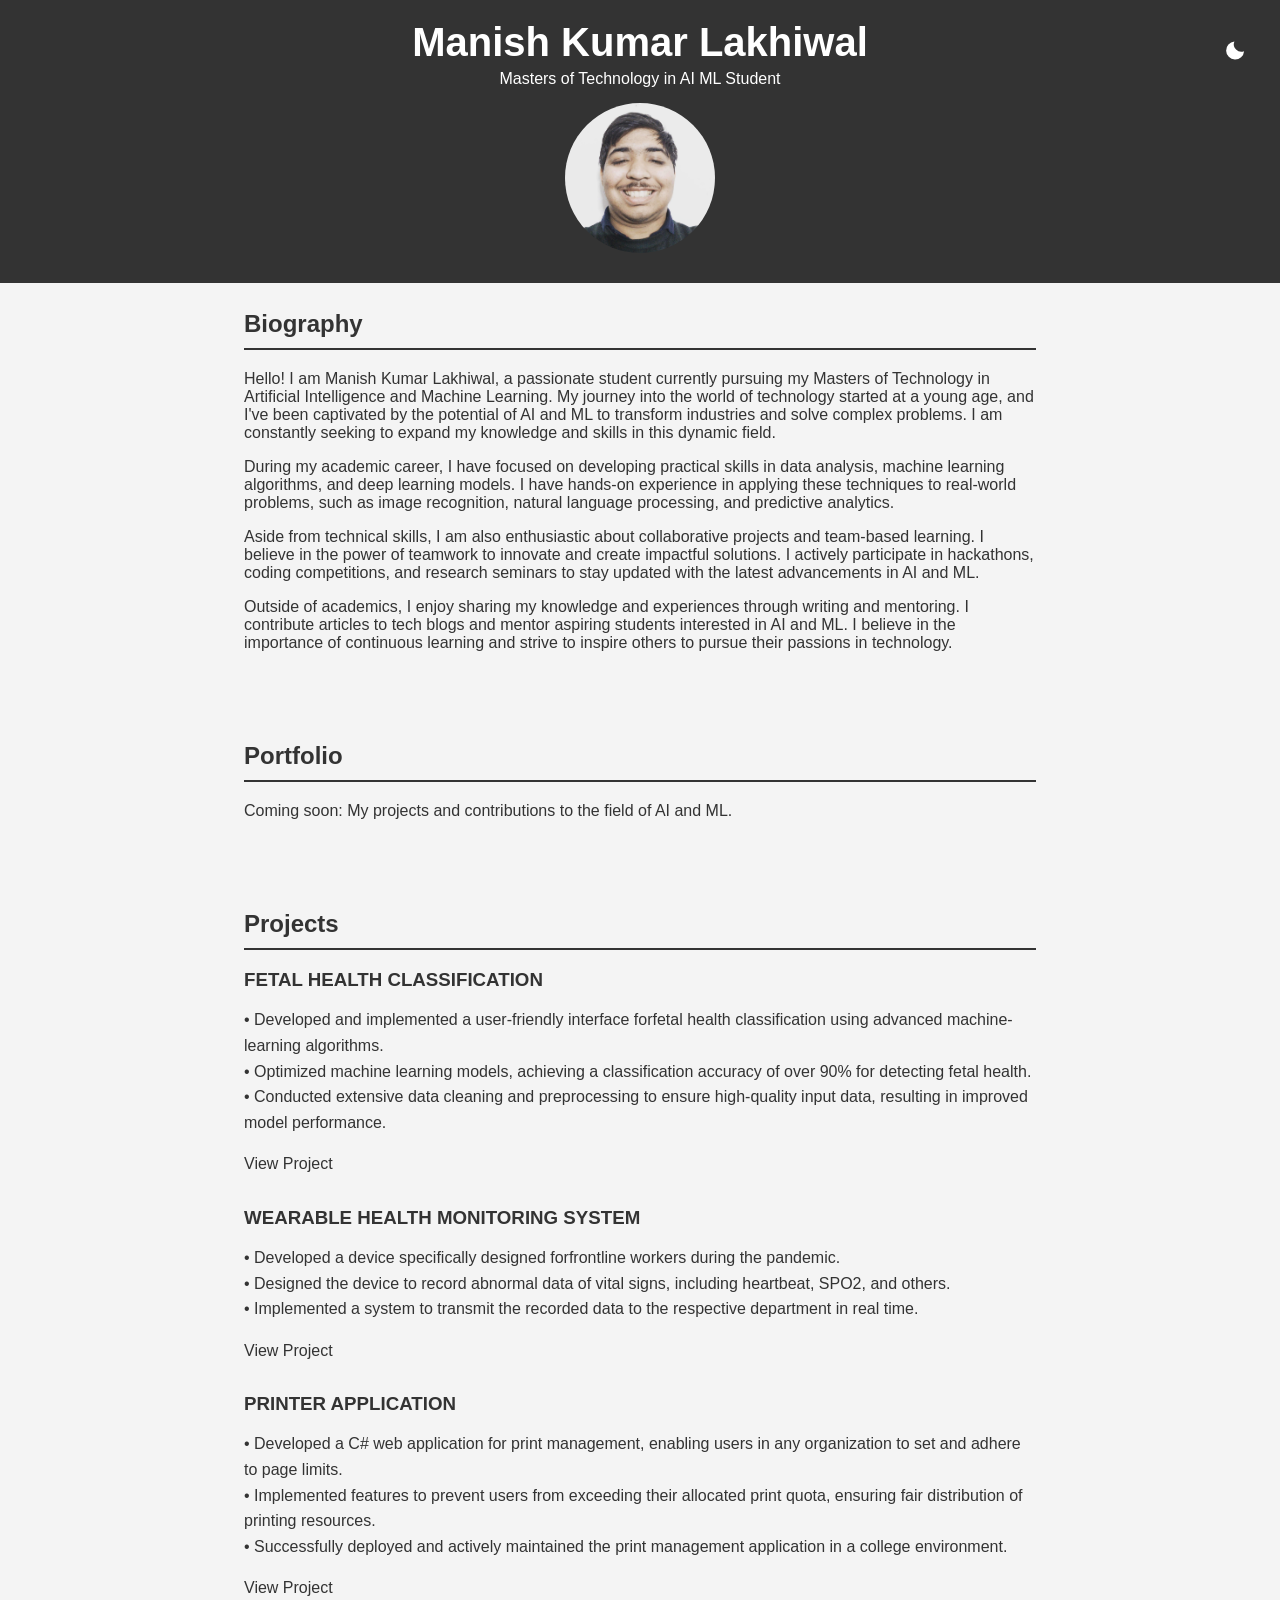
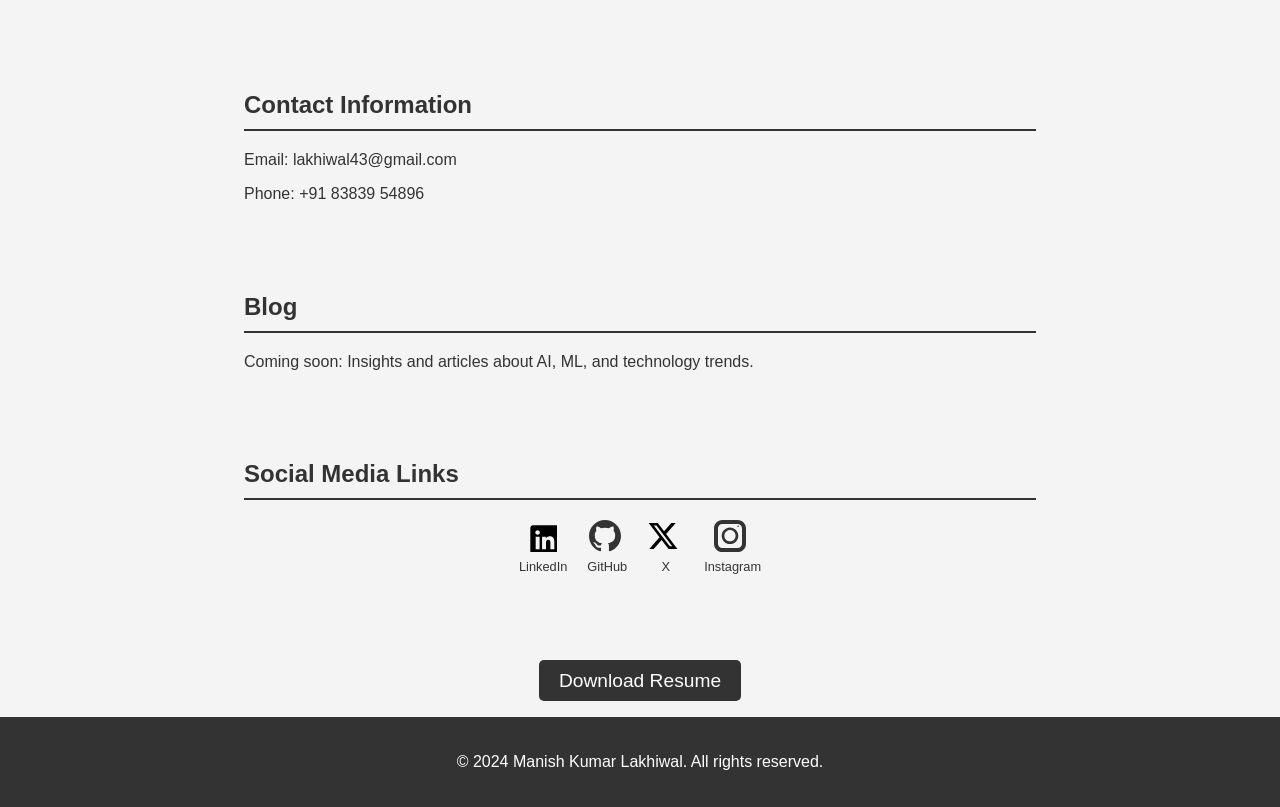
<file: home.html>
<!DOCTYPE html>
<html lang="en">

<head>
    <meta charset="UTF-8">
    <meta name="viewport" content="width=device-width, initial-scale=1.0">
    <title>Manish Kumar Lakhiwal - Personal Webpage</title>
    <style>
        body {
            font-family: Arial, sans-serif;
            margin: 0;
            padding: 0;
            background-color: #f4f4f4;
            color: #333;
            transition: background-color 0.3 eases, color 0.3s ease;
        }

        .container {
            width: 65%;
            margin: 0 auto;
            padding: 20px;
            padding-top: 220px;
            /* Adjust for fixed header */
            box-sizing: border-box;
        }

        header {
            text-align: center;
            padding: 20px 0;
            background-color: #333;
            color: #fff;
            position: fixed;
            width: 100%;
            top: 0;
            left: 0;
            z-index: 1000;
            transition: padding 0.3s ease, background-color 0.3s ease, color 0.3s ease;
            display: flex;
            flex-direction: column;
            justify-content: center;
            align-items: center;
        }

        header.small {
            padding: 10px 0;
            background-color: #333;
        }

        header .profile-info {
            text-align: center;
        }

        header .profile-info h1 {
            margin: 0;
            font-size: 2.5em;
            transition: font-size 0.5s;
        }

        header .profile-info p {
            margin: 5px 0;
            transition: font-size 0.5s;
        }

        header img {
            width: 150px;
            height: 150px;
            border-radius: 50%;
            margin: 10px 0;
            /* Adjusted margin */
            transition: width 0.5s ease, height 0.5s ease, margin 0.5s ease;
        }

        #dark-mode-toggle {
            background-color: transparent;
            color: #fff;
            border: none;
            cursor: pointer;
            margin: 5px 0 0;
            /* Adjusted margin */
            font-size: 1.2em;
            display: flex;
            align-items: center;
            position: absolute;
            top: 30px;
            right:25px;
        }

        #dark-mode-toggle svg {
            width: 24px;
            /* Adjust icon size */
            height: 24px;
            margin-left: 5px;
            /* Adjust spacing */
        }

        #dark-mode-toggle:hover {
            text-decoration: underline;
        }

        section {
            margin: 50px 0;
            padding-top: 20px;
            /* Adjust for fixed header */
            box-sizing: border-box;
            color: inherit;
        }

        h2 {
            color: #333;
            border-bottom: 2px solid #333;
            padding-bottom: 10px;
        }

        .portfolio img {
            width: 100%;
            height: auto;
            margin: 10px 0;
        }

        a {
            color: inherit;
            text-decoration: none;
        }

        .social-links {
            text-align: center;
            display: flex;
            justify-content: center;
            margin-top: 20px;
            /* Adjust spacing */
        }

        .social-links a {
            margin: 0 50px;
            text-align: center;
            display: inline-block;
        }

        .social-links svg {
            width: 32px;
            height: 32px;
            vertical-align: middle;
            margin-right: 15px;
            text-align: center;
        }

        footer {
            text-align: center;
            padding: 20px 0;
            background-color: #333;
            color: #fff;
            position: relative;
            clear: both;
        }

        /* Dark Mode Styles */
        .dark-mode {
            background-color: #333;
            color: #fff;
            transition: background-color 0.5s ease, color 0.5s ease;
        }

        .dark-mode header {
            background-color: #111;
            transition: background-color 0.5s ease;
        }

        .dark-mode header img {
            margin: 5px 0;
            width: 75px;
            height: 75px;
            transition: width 0.5s ease, height 0.5s ease, margin 0.5s ease;
        }

        .dark-mode a {
            color: #fff;
        }

        .dark-mode h1,
        .dark-mode h2,
        .dark-mode p,
        .dark-mode .portfolio p,
        .dark-mode footer p {
            color: #fff;
        }

        .dark-mode section {
            color: #fff;
            /* Set text color for sections */
        }

        .dark-mode h2 {
            border-color: #fff;
            /* Set border color for h2 in dark mode */
        }

        .dark-mode #linkedin {
            fill: #fff;
        }

        .dark-mode #github {
            fill: #fff;
        }

        .dark-mode #twitter {
            fill: #fff;
        }

        .dark-mode #instagram {
            fill: #fff;
        }

        .dark-mode footer {
            background-color: #111;
        }

        .project {
            margin-bottom: 30px;
        }

        .project h3 {
            margin-bottom: 10px;
        }

        .project p {
            line-height: 1.6;
        }

        .download-resume {
            text-align: center;
            margin: 25px 0;
            /* Adjust margin */
        }

        .download-resume a {
            background-color: #333;
            color: #fff;
            padding: 10px 20px;
            border-radius: 5px;
            text-decoration: none;
            font-size: 1.2em;
        }

        .download-resume a:hover {
            background-color: #111;
            transition: .5s;
        }

        .dark-mode .download-resume a {
            background-color: #111;
        }

        /* Light mode */
        .icon-container {
            display: inline-flex;
            align-items: center;
            justify-content: center;
            flex-direction: column;
        }

        .icon-container svg {
            width: 24px;
            /* Adjust width as per your design */
            height: 24px;
            /* Adjust height as per your design */
            vertical-align: middle;
        }

        .icon-container span {
            font-size: 12px;
            /* Adjust font size as per your design */
        }

        .dark-mode .profile-info h1,
        .dark-mode .profile-info p {
            color: #fff;
            transition: color 0.5s ease;
        }

        .dark-mode #linkedin,
        .dark-mode #github,
        .dark-mode #twitter,
        .dark-mode #instagram {
            fill: #fff;
            transition: fill 0.5s ease;
        }
        .social-links a {
    margin: 0 10px;
    text-align: center;
    display: inline-block;
    position: relative; /* Ensure relative positioning for absolute children */
    text-decoration: none; /* Remove default underline */
}

.social-links svg {
    width: 32px; /* Initial width */
    height: 32px; /* Initial height */
    vertical-align: middle;
    margin-right: 5px;
    transition: transform 0.3s ease;
}

.social-links a:hover svg {
    transform: scale(1.5); /* Scale up to 1.5x on hover */
}

.social-links a span {
    display: block;
    margin-top: 7px; /* Margin to adjust position below SVG */
    transition: margin-top 0.3s ease; /* Smooth transition for margin change */
    font-size: 0.8em; /* Adjust font size if necessary */
}

.social-links a:hover span {
    margin-top: 10px; /* Move text down on hover */
    font-size: 1em;
    transition: 0,5s ease;
}

    </style>
</head>

<body>
    <header>
        <div class="profile-info">
            <h1>Manish Kumar Lakhiwal</h1>
            <p>Masters of Technology in AI ML Student</p>
        </div>
        <img src="images/profile.jpeg" alt="Manish Kumar Lakhiwal">
        <button id="dark-mode-toggle" onclick="toggleDarkMode()">
            <!-- Dark Mode Icon -->
            <svg id="dark-icon" xmlns="http://www.w3.org/2000/svg" viewBox="0 0 24 24" width="24" height="24"
                fill="#fff">
                <path fill="none" d="M0 0h24v24H0z" />
                <path d="M9.37 5.51a7.5 7.5 0 0 0 9.72 9.72 9 9 0 1 1-9.72-9.72z" />
            </svg>
            <!-- Light Mode Icon -->
            <svg id="light-icon" xmlns="http://www.w3.org/2000/svg" viewBox="0 0 24 24" width="24" height="24"
                fill="#333" style="display: none;">
                <circle cx="12" cy="12" r="6" fill="currentColor" />
                <line id="ray1" stroke="currentColor" stroke-width="2" stroke-linecap="round" x1="12" y1="6" x2="12"
                    y2="3" />
                <line id="ray2" stroke="currentColor" stroke-width="2" stroke-linecap="round" x1="12" y1="18" x2="12"
                    y2="21" />
                <line id="ray3" stroke="currentColor" stroke-width="2" stroke-linecap="round" x1="6" y1="12" x2="3"
                    y2="12" />
                <line id="ray4" stroke="currentColor" stroke-width="2" stroke-linecap="round" x1="18" y1="12" x2="21"
                    y2="12" />
                <line id="ray5" stroke="currentColor" stroke-width="2" stroke-linecap="round" x1="7.64" y1="7.64"
                    x2="5.78" y2="5.78" />
                <line id="ray6" stroke="currentColor" stroke-width="2" stroke-linecap="round" x1="16.22" y1="16.22"
                    x2="18.08" y2="18.08" />
                <line id="ray7" stroke="currentColor" stroke-width="2" stroke-linecap="round" x1="7.64" y1="18.08"
                    x2="5.78" y2="16.22" />
                <line id="ray8" stroke="currentColor" stroke-width="2" stroke-linecap="round" x1="16.22" y1="7.64"
                    x2="18.08" y2="5.78" />
            </svg>

        </button>
    </header>
    <div class="container">
        <section id="biography">
            <h2>Biography</h2>
            <p>Hello! I am Manish Kumar Lakhiwal, a passionate student currently pursuing my Masters of Technology in
                Artificial Intelligence and Machine Learning. My journey into the world of technology started at a young
                age, and I've been captivated by the potential of AI and ML to transform industries and solve complex
                problems. I am constantly seeking to expand my knowledge and skills in this dynamic field.</p>

            <p>During my academic career, I have focused on developing practical skills in data analysis, machine
                learning algorithms, and deep learning models. I have hands-on experience in applying these techniques
                to real-world problems, such as image recognition, natural language processing, and predictive
                analytics.</p>

            <p>Aside from technical skills, I am also enthusiastic about collaborative projects and team-based learning.
                I believe in the power of teamwork to innovate and create impactful solutions. I actively participate in
                hackathons, coding competitions, and research seminars to stay updated with the latest advancements in
                AI and ML.</p>

            <p>Outside of academics, I enjoy sharing my knowledge and experiences through writing and mentoring. I
                contribute articles to tech blogs and mentor aspiring students interested in AI and ML. I believe in the
                importance of continuous learning and strive to inspire others to pursue their passions in technology.
            </p>

        </section>
        <section id="portfolio">
            <h2>Portfolio</h2>
            <div class="portfolio">
                <p>Coming soon: My projects and contributions to the field of AI and ML.</p>
            </div>
        </section>
        <section id="projects">
            <h2>Projects</h2>
            <div class="project">
                <h3>FETAL HEALTH CLASSIFICATION</h3>
                <p>• Developed and implemented a user-friendly interface forfetal health classification using
                    advanced machine-learning algorithms.
                    <br>• Optimized machine learning models, achieving a classification accuracy of over 90% for
                    detecting fetal health.
                    <br>• Conducted extensive data cleaning and preprocessing to ensure high-quality input data,
                    resulting in improved model performance.
                </p>
                <!-- <img src="images/project1.png" alt="Project 1 Image"> -->
                <p><a href="#">View Project</a></p>
            </div>
            <div class="project">
                <h3>WEARABLE HEALTH MONITORING SYSTEM</h3>
                <p>• Developed a device specifically designed forfrontline workers during the pandemic.
                    <br>• Designed the device to record abnormal data of vital signs, including heartbeat, SPO2, and
                    others.
                    <br>• Implemented a system to transmit the recorded data to the respective department in real
                    time.</p>
                <!-- <img src="images/project2.png" alt="Project 2 Image"> -->
                <p><a href="https://github.com/LAKHIWAL/VITAL-MONITORING-SYSTEM" target="_blank">View Project</a></p>
            </div>
            <div class="project">
                <h3>PRINTER APPLICATION</h3>
                <p>• Developed a C# web application for print management, enabling users in any organization
                    to set and adhere to page limits.
                   <br> • Implemented features to prevent users from exceeding their allocated print quota,
                    ensuring fair distribution of printing resources.
                   <br> • Successfully deployed and actively maintained the print management application in a
                    college environment.</p>
                <!-- <img src="images/project2.png" alt="Project 2 Image"> -->
                <p><a href="https://github.com/LAKHIWAL/PRINTER-APPLICATION" target="_blank">View Project</a></p>
            </div>
            <!-- Add more projects as needed -->
        </section>
        <section id="contact">
            <h2>Contact Information</h2>
            <p>Email: <a href="mailto:lakhiwal43@gmail.com">lakhiwal43@gmail.com</a></p>
            <p>Phone: <a href="tel:+91 83839 54896">+91 83839 54896</a></p>
        </section>
        <section id="blog">
            <h2>Blog</h2>
            <p>Coming soon: Insights and articles about AI, ML, and technology trends.</p>
        </section>
        <section id="social-media">
            <h2>Social Media Links</h2>
            <div class="social-links">
                <div>
                    <a href="https://www.linkedin.com/in/manish-lakhiwal/" target="_blank">
                        <svg id="linkedin" xmlns="http://www.w3.org/2000/svg" x="0px" y="0px" width="64" height="64"
                            viewBox="0 0 24 24">
                            <path
                                d="M24,4H6C4.895,4,4,4.895,4,6v18c0,1.105,0.895,2,2,2h18c1.105,0,2-0.895,2-2V6C26,4.895,25.105,4,24,4z M10.954,22h-2.95 v-9.492h2.95V22z M9.449,11.151c-0.951,0-1.72-0.771-1.72-1.72c0-0.949,0.77-1.719,1.72-1.719c0.948,0,1.719,0.771,1.719,1.719 C11.168,10.38,10.397,11.151,9.449,11.151z M22.004,22h-2.948v-4.616c0-1.101-0.02-2.517-1.533-2.517 c-1.535,0-1.771,1.199-1.771,2.437V22h-2.948v-9.492h2.83v1.297h0.04c0.394-0.746,1.356-1.533,2.791-1.533 c2.987,0,3.539,1.966,3.539,4.522V22z">
                            </path>
                        </svg>

                        <br><span>LinkedIn</span>
                    </a>
                </div>

                <div>
                    <a href="https://github.com/Lakhiwal" target="_blank">
                        <svg id="github" xmlns="http://www.w3.org/2000/svg" viewBox="0 0 24 24" width="64" height="64"
                            fill="#333">
                            <path
                                d="M12 0C5.37 0 0 5.37 0 12c0 5.302 3.438 9.8 8.206 11.387.6.11.822-.262.822-.58 0-.288-.012-1.048-.015-2.052-3.338.724-4.042-1.61-4.042-1.61-.546-1.382-1.333-1.75-1.333-1.75-1.088-.743.084-.73.084-.73 1.203.086 1.837 1.236 1.837 1.236 1.07 1.834 2.806 1.305 3.49.998.108-.778.42-1.306.764-1.606-2.676-.306-5.48-1.338-5.48-5.946 0-1.314.465-2.384 1.236-3.226-.124-.307-.534-1.528.116-3.18 0 0 1.01-.324 3.3 1.23.958-.266 1.98-.398 3-.404 1.02.006 2.042.138 3 .404 2.29-1.554 3.298-1.23 3.298-1.23.652 1.652.242 2.873.118 3.18.774.842 1.234 1.912 1.234 3.226 0 4.62-2.808 5.636-5.488 5.936.43.373.818 1.106.818 2.226 0 1.608-.015 2.904-.015 3.3 0 .322.216.697.825.578C20.566 21.795 24 17.3 24 12c0-6.63-5.37-12-12-12z" />
                        </svg>
                        <br><span>GitHub</span>
                    </a>
                </div>

                <div>
                    <a href="https://x.com/lakhiwal43" target="_blank">
                        <svg id="twitter" xmlns="http://www.w3.org/2000/svg" viewBox="0 0 512 512"><!--!Font Awesome Free 6.5.2 by @fontawesome - https://fontawesome.com License - https://fontawesome.com/license/free Copyright 2024 Fonticons, Inc.--><path d="M389.2 48h70.6L305.6 224.2 487 464H345L233.7 318.6 106.5 464H35.8L200.7 275.5 26.8 48H172.4L272.9 180.9 389.2 48zM364.4 421.8h39.1L151.1 88h-42L364.4 421.8z"/></svg>

                        <br><span>X</span>
                    </a>
                </div>

                <div>
                    <a href="https://www.instagram.com/manishlakhiwal10/" target="_blank">
                        <svg id="instagram" xmlns="http://www.w3.org/2000/svg" viewBox="0 0 24 24" width="64" 
                            height="64" fill="#333">
                            <path
                                d="M17.77 0H6.23C2.793 0 0 2.793 0 6.23v11.54C0 21.207 2.793 24 6.23 24h11.54C21.207 24 24 21.207 24 17.77V6.23C24 2.793 21.207 0 17.77 0zm3.23 17.77c0 1.774-1.446 3.23-3.23 3.23H6.23c-1.785 0-3.23-1.456-3.23-3.23V6.23c0-1.785 1.456-3.23 3.23-3.23h11.54c1.785 0 3.23 1.456 3.23 3.23v11.54z" />
                            <path
                                d="M12 5.54c-3.442 0-6.23 2.788-6.23 6.23 0 3.442 2.788 6.23 6.23 6.23 3.442 0 6.23-2.788 6.23-6.23 0-3.442-2.788-6.23-6.23-6.23zm0 10.423c-2.336 0-4.193-1.857-4.193-4.193S9.664 7.577 12 7.577c2.336 0 4.193 1.857 4.193 4.193 0 2.336-1.857 4.193-4.193 4.193zm6.065-11.874c-.336 0-.61.274-.61.61s.274.61.61.61.61-.274.61-.61-.274-.61-.61-.61z" />
                        </svg>
                        <br><span>Instagram</span>
                    </a>
                </div>

            </div>
        </section>
    </div>
    <div class="download-resume">
        <a href="files/Manish Resume Latest.pdf" target="blank" download>Download Resume</a>
    </div>
    <footer>
        <p>&copy; 2024 Manish Kumar Lakhiwal. All rights reserved.</p>
    </footer>

    <script>
        const header = document.querySelector('header');
        const profileImage = document.querySelector('header img');
        const bioSection = document.getElementById('biography');
        const darkModeToggle = document.getElementById('dark-mode-toggle');
        const darkIcon = document.getElementById('dark-icon');
        const lightIcon = document.getElementById('light-icon');

        window.addEventListener('scroll', () => {
            if (window.scrollY > 50) {
                header.classList.add('small');
                profileImage.style.width = '75px';
                profileImage.style.height = '75px';
                profileImage.style.margin = '5px 0';
            } else {
                header.classList.remove('small');
                profileImage.style.width = '150px';
                profileImage.style.height = '150px';
                profileImage.style.margin = '10px 0';
            }
        });

        function toggleDarkMode() {
            const body = document.body;
            body.classList.toggle('dark-mode');

            // Toggle visibility of icons
            darkIcon.style.display = body.classList.contains('dark-mode') ? 'none' : 'block';
            lightIcon.style.display = body.classList.contains('dark-mode') ? 'block' : 'none';
        }

    </script>
</body>

</html>
</file>
